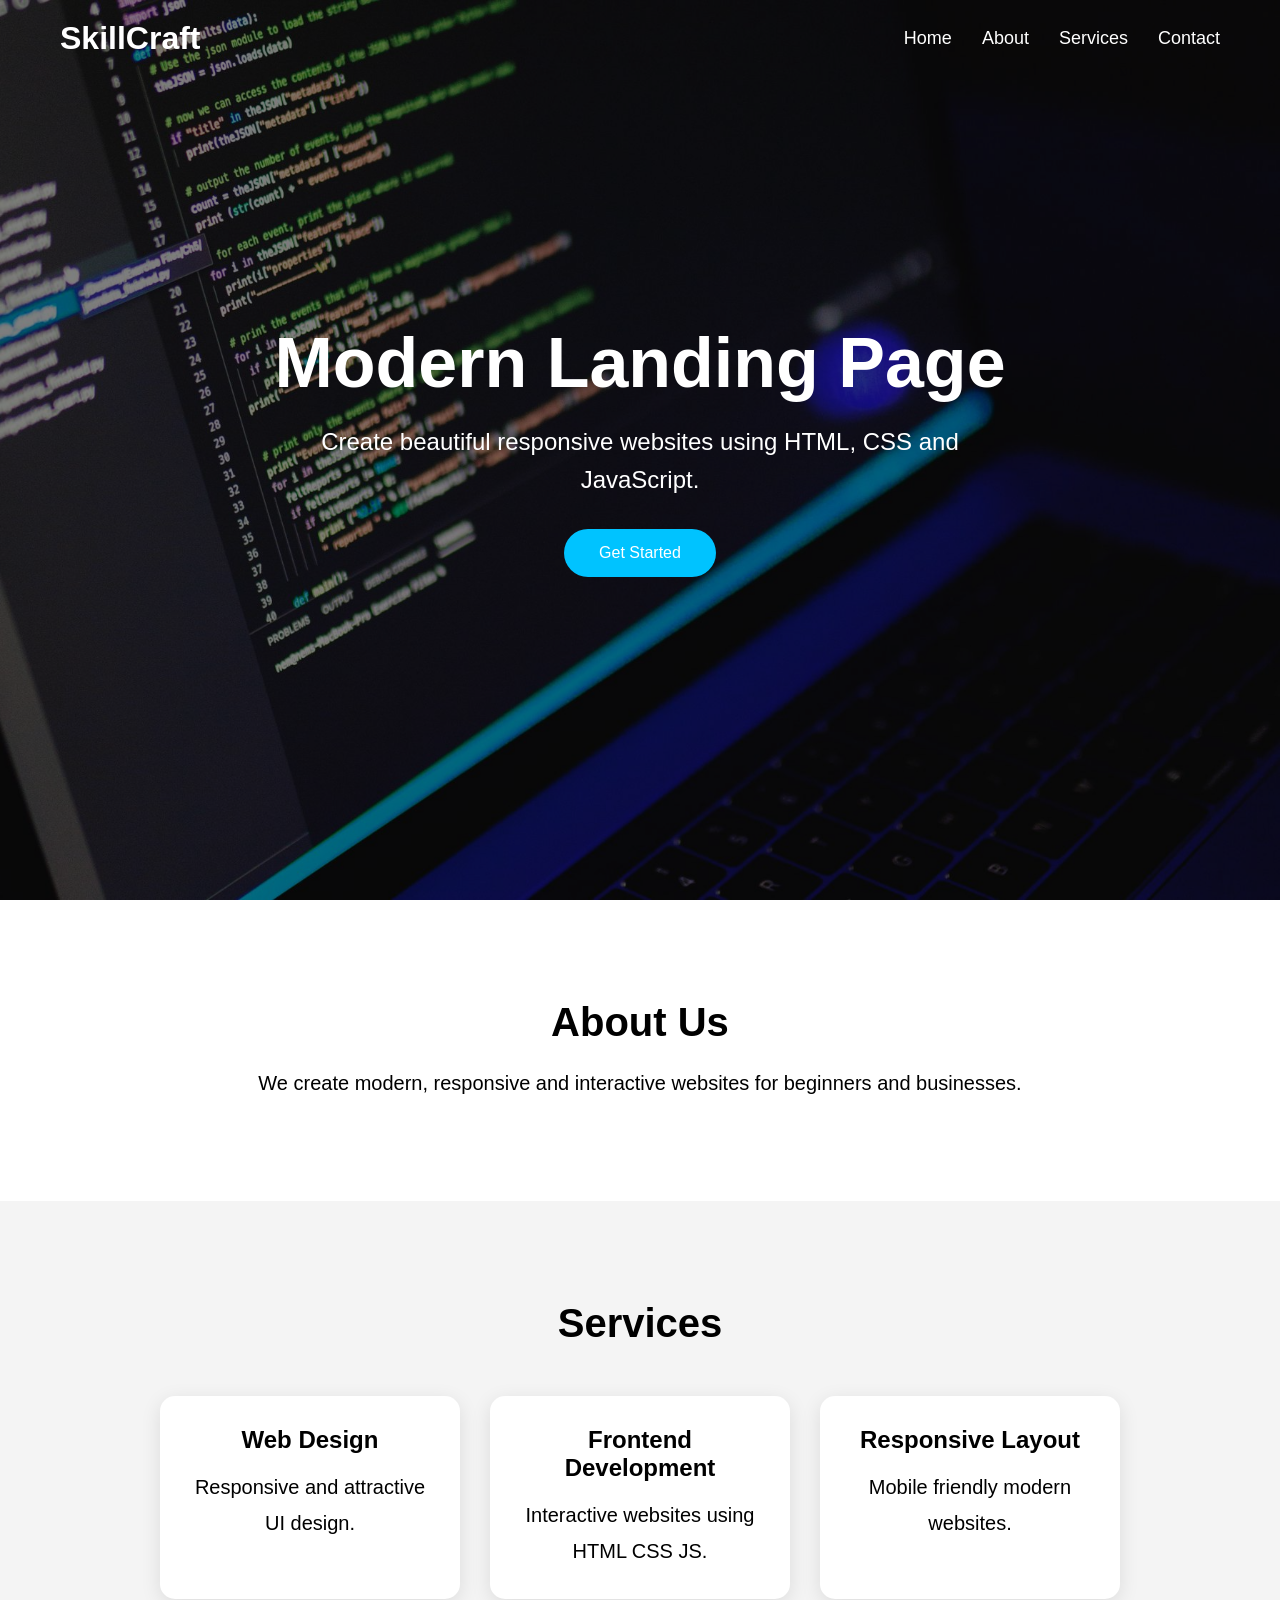
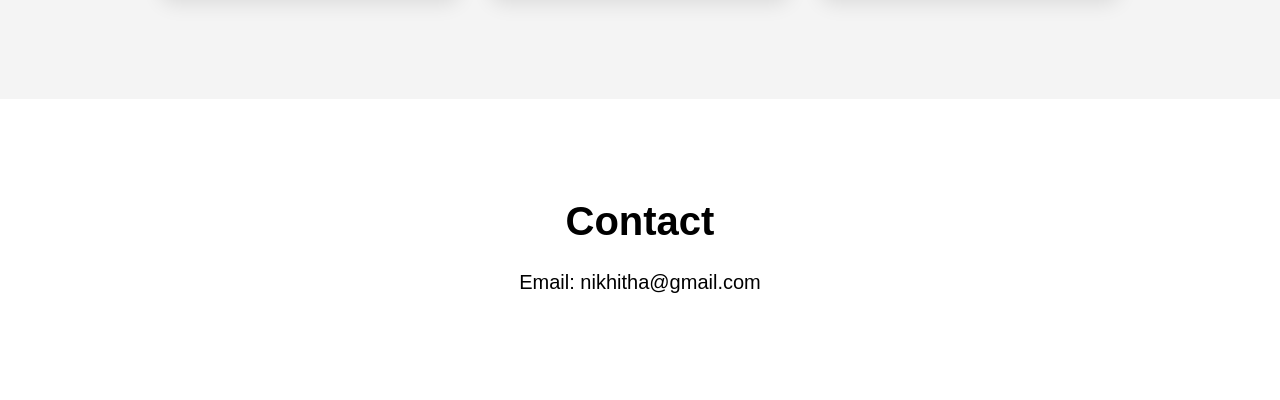
<file: SCT_WD_1/index.html>
<!DOCTYPE html>
<html lang="en">
<head>
    <meta charset="UTF-8">
    <meta name="viewport" content="width=device-width, initial-scale=1.0">
    <title>Responsive Landing Page</title>
    <link rel="stylesheet" href="style.css" />
</head>
<body>
    <nav id="navbar">
        <div class="logo">SkillCraft</div>

        <ul class="nav-links">
            <li><a href="#">Home</a></li>
            <li><a href="#">About</a></li>
            <li><a href="#">Services</a></li>
            <li><a href="#">Contact</a></li>
        </ul>
    </nav>

    <!-- Hero section -->
    <section id="home" class="hero">

        <div class="overlay"></div>

        <div class="hero-content">
            <h1>Modern Landing Page</h1>

            <p>
                Create beautiful responsive websites using
                HTML, CSS and JavaScript.
            </p>

            <a href="#services" class="btn">Get Started</a>
        </div>
    </section>


    <!-- About Section -->
    <section id="about" class="section">

        <h2>About Us</h2>

        <p>
            We create modern, responsive and interactive
            websites for beginners and businesses.
        </p>
    </section>


    <!-- Services Section -->
    <section id="services" class="section light">

        <h2>Services</h2>

        <div class="service-container">

            <div class="card">
                <h3>Web Design</h3>
                <p>Responsive and attractive UI design.</p>
            </div>

            <div class="card">
                <h3>Frontend Development</h3>
                <p>Interactive websites using HTML CSS JS.</p>
            </div>

            <div class="card">
                <h3>Responsive Layout</h3>
                <p>Mobile friendly modern websites.</p>
            </div>

        </div>
    </section>


    <!-- Contact Section -->
    <section id="contact" class="section">

        <h2>Contact</h2>

        <p>Email: nikhitha@gmail.com</p>
    </section>


    <script src="script.js"></script>

</body>
</html>
</file>
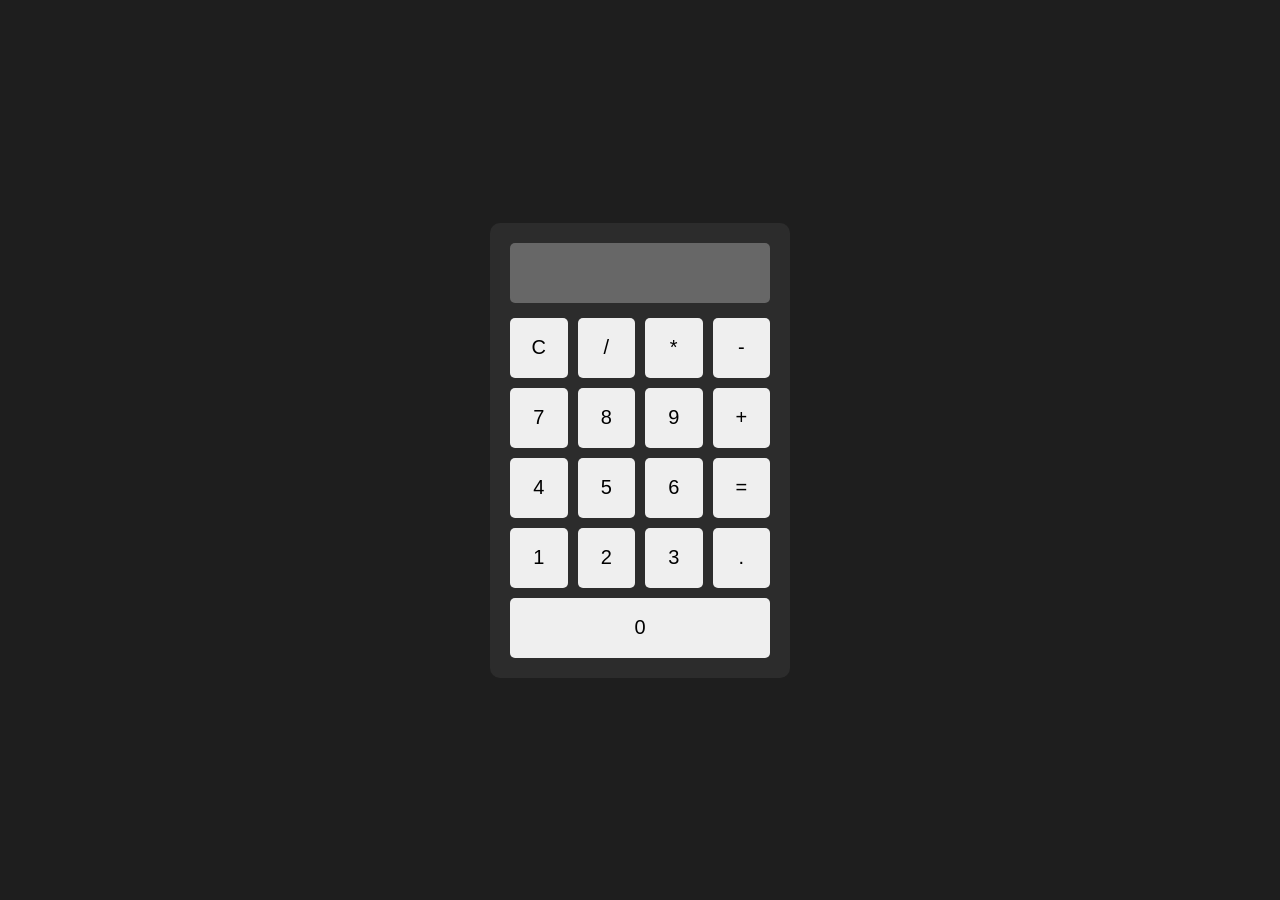
<file: SCT_WD_2/index.html>
<!DOCTYPE html>
<html lang="en">
<head>
  <meta charset="UTF-8" />
  <meta name="viewport" content="width=device-width, initial-scale=1.0"/>
  <title>Calculator</title>
  <link rel="stylesheet" href="style.css"/>
</head>
<body>

  <div class="calculator">
    <input type="text" id="display" disabled>

    <div class="buttons">
      <button>C</button>
      <button>/</button>
      <button>*</button>
      <button>-</button>

      <button>7</button>
      <button>8</button>
      <button>9</button>
      <button>+</button>

      <button>4</button>
      <button>5</button>
      <button>6</button>
      <button>=</button>

      <button>1</button>
      <button>2</button>
      <button>3</button>
      <button>.</button>

      <button class="zero">0</button>
    </div>
  </div>

  <script src="script.js"></script>
</body>
</html>
</file>
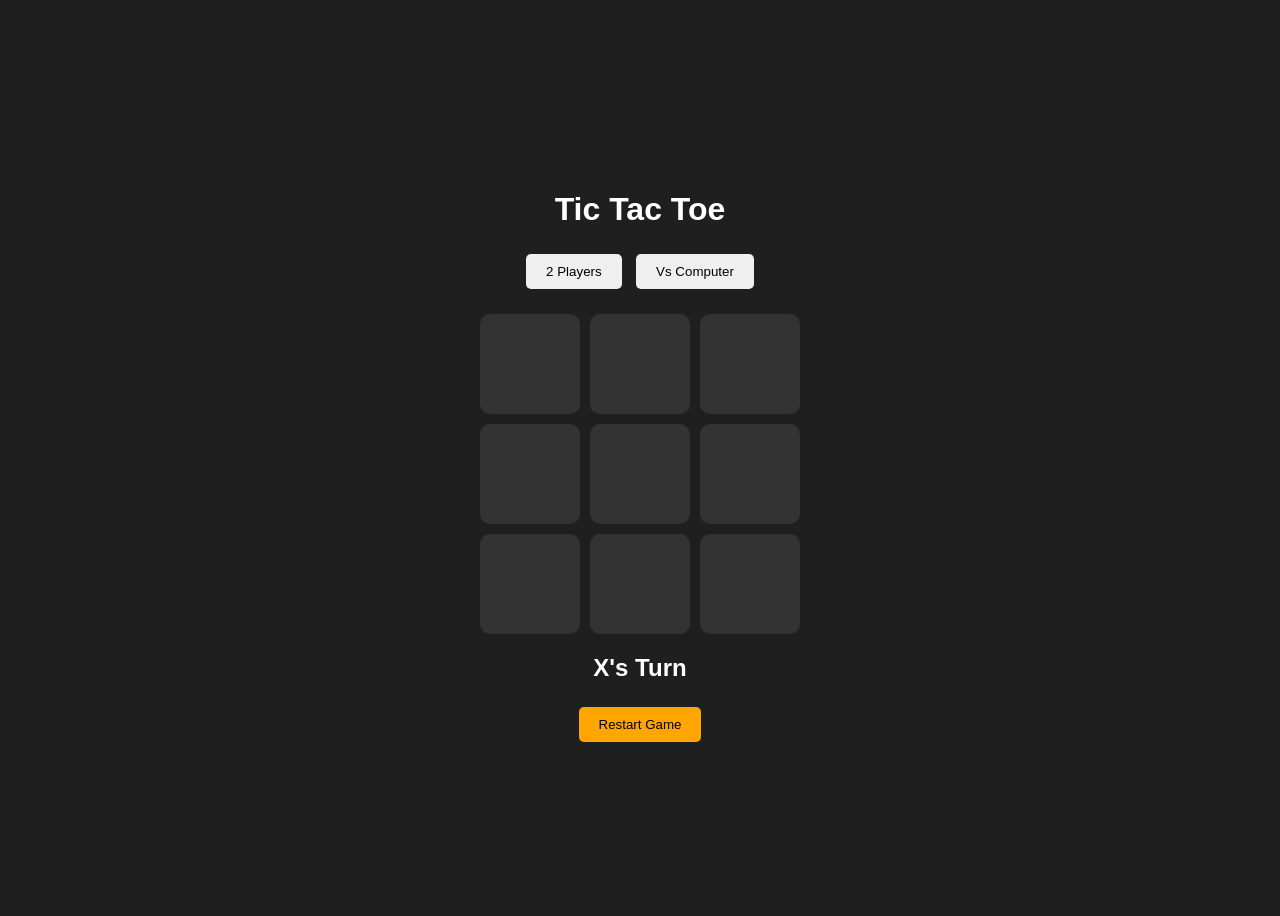
<file: SCT_WD_3/index.html>
<!DOCTYPE html>
<html lang="en">
<head>
  <meta charset="UTF-8" />
  <meta name="viewport" content="width=device-width, initial-scale=1.0"/>
  <title>Tic Tac Toe</title>
  <link rel="stylesheet" href="style.css">
</head>
<body>

  <div class="container">
    <h1>Tic Tac Toe</h1>

    <div class="mode-select">
      <button onclick="setMode('player')">2 Players</button>
      <button onclick="setMode('computer')">Vs Computer</button>
    </div>

    <div class="board" id="board">
      <div class="cell" data-index="0"></div>
      <div class="cell" data-index="1"></div>
      <div class="cell" data-index="2"></div>
      <div class="cell" data-index="3"></div>
      <div class="cell" data-index="4"></div>
      <div class="cell" data-index="5"></div>
      <div class="cell" data-index="6"></div>
      <div class="cell" data-index="7"></div>
      <div class="cell" data-index="8"></div>
    </div>

    <h2 id="status"></h2>

    <button class="restart" onclick="restartGame()">
      Restart Game
    </button>
  </div>

  <script src="script.js"></script>
</body>
</html>
</file>
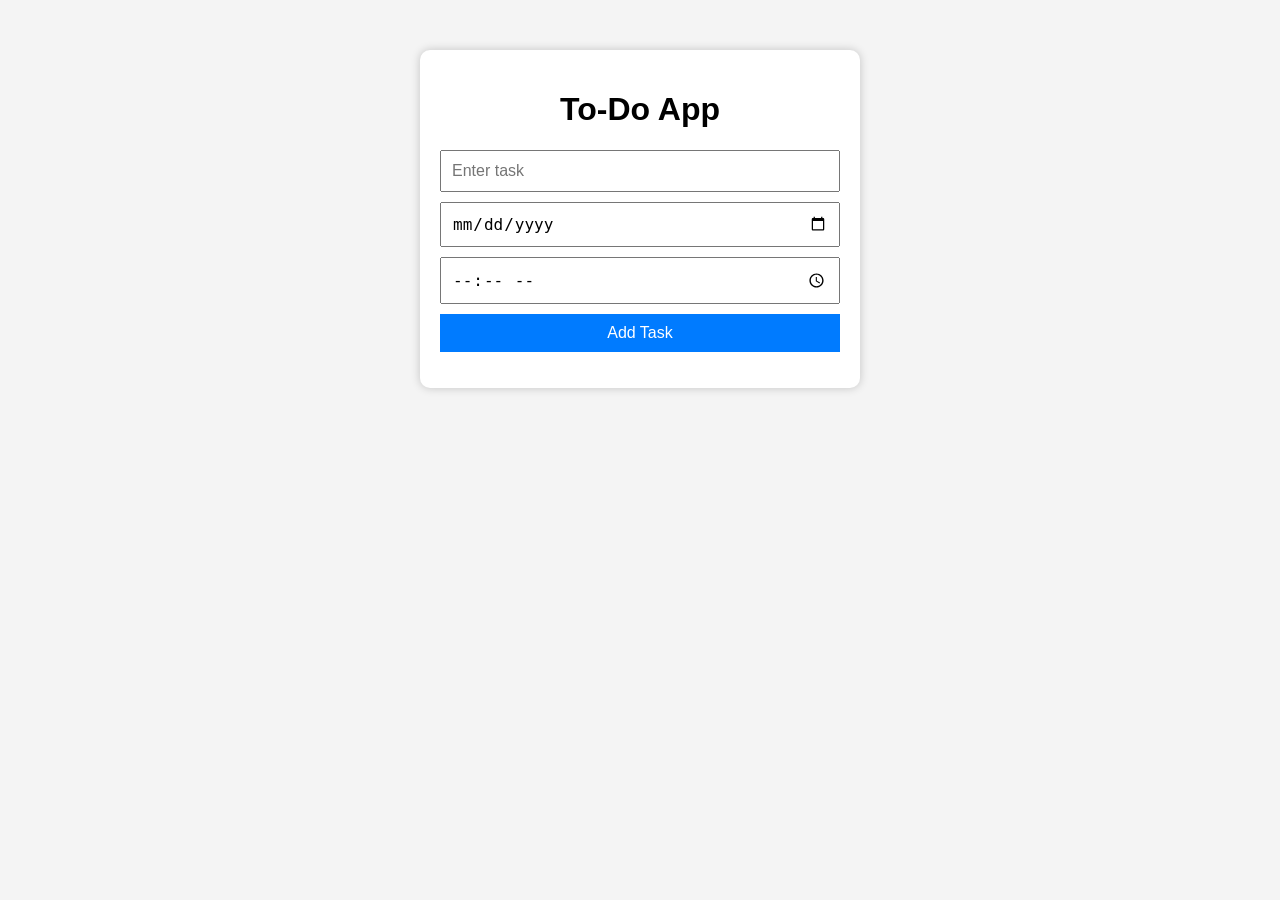
<file: SCT_WD_4/index.html>
<!DOCTYPE html>
<html lang="en">
<head>
    <meta charset="UTF-8">
    <meta name="viewport" content="width=device-width, initial-scale=1.0">
    <title>To-Do App</title>

    <link rel="stylesheet" href="style.css">
</head>
<body>

    <div class="container">

        <h1>To-Do App</h1>

        <div class="input-section">

            <input type="text" id="taskInput" placeholder="Enter task">

            <input type="date" id="taskDate">

            <input type="time" id="taskTime">

            <button id="addBtn">Add Task</button>

        </div>

        <ul id="taskList"></ul>

    </div>

    <script src="script.js"></script>

</body>
</html>
</file>
<file: SCT_WD_1/style.css>
* {
    margin: 0;
    padding: 0;
    box-sizing: border-box;
    font-family: Arial, sans-serif;
}

html {
    scroll-behavior: smooth;
}

body {
    overflow-x: hidden;
}

/* Navbar */
#navbar {
    position: fixed;
    top: 0;
    width: 100%;
    display: flex;
    justify-content: space-between;
    align-items: center;
    padding: 20px 60px;
    transition: 0.3s ease;
    z-index: 1000;
}

#navbar.scrolled {
    background: rgba(0, 0, 0, 0.9);
    box-shadow: 0 2px 10px rgba(0,0,0,0.3);
}

.logo {
    color: white;
    font-size: 32px;
    font-weight: bold;
}

.nav-links {
    display: flex;
    list-style: none;
}

.nav-links li {
    margin-left: 30px;
}

.nav-links a {
    color: white;
    text-decoration: none;
    font-size: 18px;
    transition: 0.3s;
    position: relative;
}

.nav-links a:hover {
    color: #00c3ff;
}

.nav-links a::after {
    content: "";
    position: absolute;
    width: 0;
    height: 2px;
    background: #00c3ff;
    left: 0;
    bottom: -5px;
    transition: 0.3s;
}

.nav-links a:hover::after {
    width: 100%;
}

/* Hero Section */
.hero {
    position: relative;
    height: 100vh;
    background: url("hero.jpg") center/cover no-repeat;
    display: flex;
    justify-content: center;
    align-items: center;
    text-align: center;
    color: white;
}

.overlay {
    position: absolute;
    top: 0;
    left: 0;
    width: 100%;
    height: 100%;
    background: rgba(0,0,0,0.5);
}

.hero-content {
    position: relative;
    z-index: 2;
    animation: fadeIn 2s ease;
}

.hero-content h1 {
    font-size: 70px;
    margin-bottom: 20px;
}

.hero-content p {
    font-size: 24px;
    max-width: 700px;
    margin: auto;
    line-height: 1.6;
}

.btn {
    display: inline-block;
    margin-top: 30px;
    padding: 15px 35px;
    background: #00c3ff;
    color: white;
    text-decoration: none;
    border-radius: 30px;
    transition: 0.3s;
}

.btn:hover {
    background: white;
    color: black;
    transform: scale(1.05);
}

/* Sections */
.section {
    padding: 100px 50px;
    text-align: center;
}

.section h2 {
    font-size: 40px;
    margin-bottom: 20px;
}

.section p {
    font-size: 20px;
    line-height: 1.8;
}

.light {
    background: #f4f4f4;
}

/* Service Cards */
.service-container {
    display: flex;
    justify-content: center;
    gap: 30px;
    margin-top: 50px;
    flex-wrap: wrap;
}

.card {
    background: white;
    padding: 30px;
    width: 300px;
    border-radius: 15px;
    box-shadow: 0 5px 20px rgba(0,0,0,0.1);
    transition: 0.3s;
}

.card:hover {
    transform: translateY(-10px);
}

.card h3 {
    margin-bottom: 15px;
    font-size: 24px;
}

/* Animation */
@keyframes fadeIn {
    from {
        opacity: 0;
        transform: translateY(30px);
    }

    to {
        opacity: 1;
        transform: translateY(0);
    }
}

/* Responsive */
@media (max-width: 768px) {

    #navbar {
        flex-direction: column;
        padding: 20px;
    }

    .nav-links {
        margin-top: 15px;
    }

    .nav-links li {
        margin: 0 10px;
    }

    .hero-content h1 {
        font-size: 45px;
    }

    .hero-content p {
        font-size: 18px;
        padding: 0 20px;
    }
}
</file>
<file: SCT_WD_2/style.css>
* {
  margin: 0;
  padding: 0;
  box-sizing: border-box;
  font-family: Arial;
}

body {
  height: 100vh;
  display: flex;
  justify-content: center;
  align-items: center;
  background: #1e1e1e;
}

.calculator {
  background: #2c2c2c;
  padding: 20px;
  border-radius: 10px;
  width: 300px;
}

#display {
  width: 100%;
  height: 60px;
  margin-bottom: 15px;
  font-size: 24px;
  padding: 10px;
  text-align: right;
  border: none;
  border-radius: 5px;
}

.buttons {
  display: grid;
  grid-template-columns: repeat(4, 1fr);
  gap: 10px;
}

button {
  height: 60px;
  border: none;
  border-radius: 5px;
  font-size: 20px;
  cursor: pointer;
}

button:hover {
  background: #ddd;
}

.zero {
  grid-column: span 4;
}
</file>
<file: SCT_WD_3/style.css>
body{
  font-family: Arial, sans-serif;
  background: #1f1f1f;
  color: white;
  display:flex;
  justify-content:center;
  align-items:center;
  height:100vh;
}

.container{
  text-align:center;
}

.board{
  display:grid;
  grid-template-columns: repeat(3,100px);
  gap:10px;
  margin:20px auto;
}

.cell{
  width:100px;
  height:100px;
  background:#333;
  display:flex;
  justify-content:center;
  align-items:center;
  font-size:2rem;
  cursor:pointer;
  border-radius:10px;
}

.cell:hover{
  background:#444;
}

button{
  padding:10px 20px;
  margin:5px;
  border:none;
  border-radius:5px;
  cursor:pointer;
}

.restart{
  background:orange;
}
</file>
<file: SCT_WD_4/style.css>
body{
    font-family: Arial, sans-serif;
    background: #f4f4f4;
    display: flex;
    justify-content: center;
    margin-top: 50px;
}

.container{
    width: 400px;
    background: white;
    padding: 20px;
    border-radius: 10px;
    box-shadow: 0px 0px 10px rgba(0,0,0,0.2);
}

h1{
    text-align: center;
}

.input-section{
    display: flex;
    flex-direction: column;
    gap: 10px;
}

input, button{
    padding: 10px;
    font-size: 16px;
}

button{
    background: #007bff;
    color: white;
    border: none;
    cursor: pointer;
}

button:hover{
    background: #0056b3;
}

ul{
    list-style: none;
    padding: 0;
}

li{
    background: #eee;
    margin-top: 10px;
    padding: 10px;
    border-radius: 5px;
}

.completed{
    text-decoration: line-through;
    opacity: 0.6;
}
</file>
